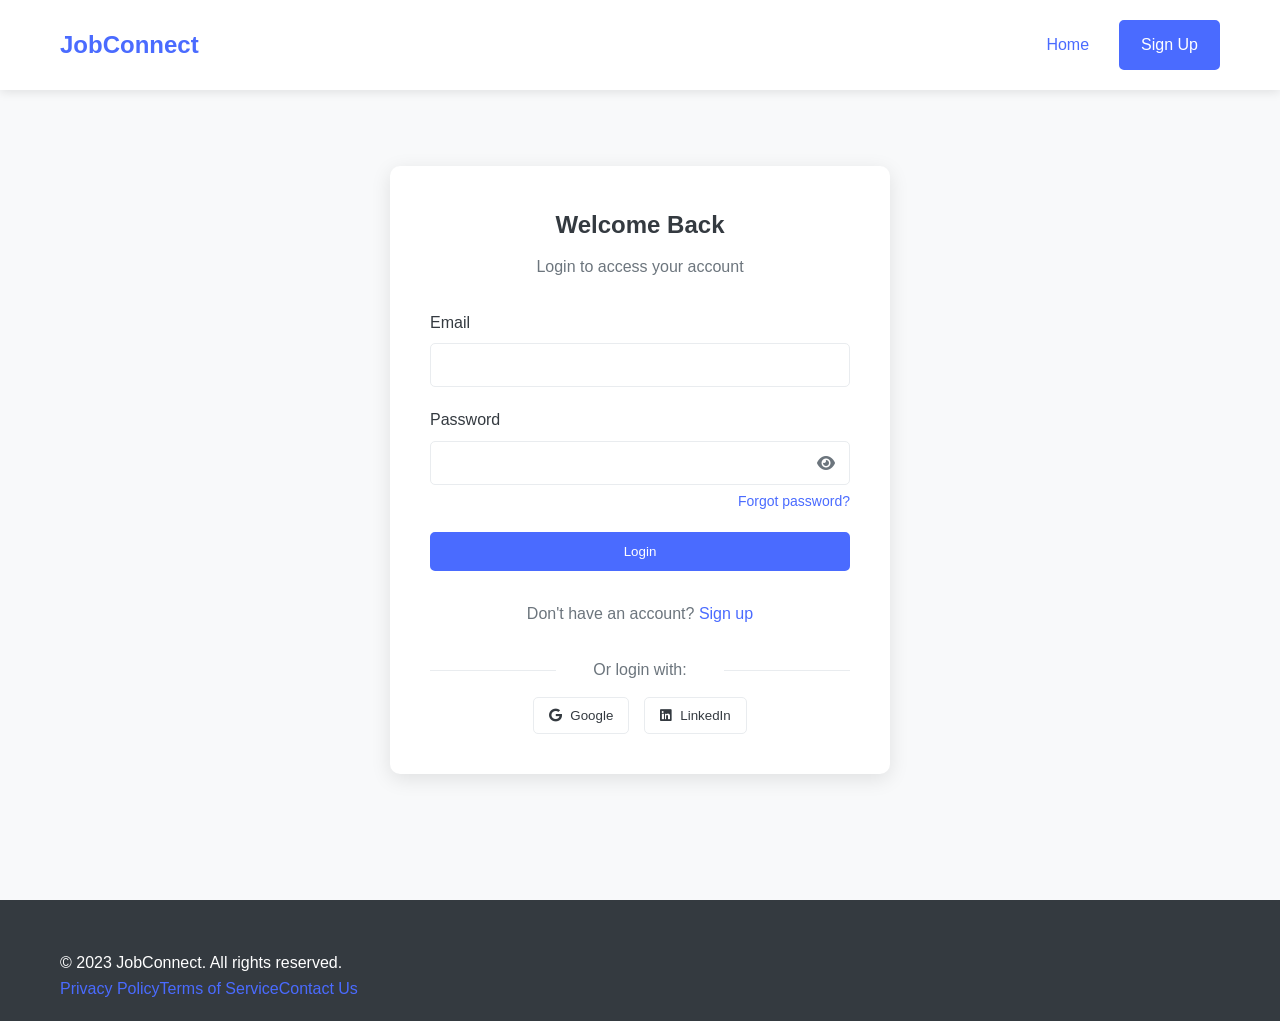
<file: employer-dashboard.html>
<!DOCTYPE html>
<html lang="en">
<head>
    <meta charset="UTF-8">
    <meta name="viewport" content="width=device-width, initial-scale=1.0">
    <title>Employer Dashboard - JobConnect</title>
    <link rel="stylesheet" href="styles.css">
    <link rel="stylesheet" href="https://cdnjs.cloudflare.com/ajax/libs/font-awesome/6.0.0-beta3/css/all.min.css">
</head>
<body>
    <header>
        <div class="container">
            <nav>
                <div class="logo">
                    <h1>JobConnect</h1>
                </div>
                <ul class="nav-links">
                    <li><a href="#" class="active">Dashboard</a></li>
                    <li><a href="#">Post Job</a></li>
                    <li><a href="#">Candidates</a></li>
                    <li><a href="#">Messages</a></li>
                    <li><a href="#" onclick="logout()" class="btn btn-outline">Logout</a></li>
                </ul>
                <div class="hamburger">
                    <i class="fas fa-bars"></i>
                </div>
            </nav>
        </div>
    </header>

    <section class="dashboard">
        <div class="container">
            <div class="welcome-banner">
                <h2>Welcome, <span id="companyName"></span></h2>
                <p>Find the best talent for your business</p>
                <a href="#" class="btn btn-primary">Post a Job</a>
            </div>

            <div class="dashboard-grid">
                <div class="stats-card">
                    <h3>Jobs Posted</h3>
                    <p id="jobsPosted">0</p>
                </div>
                <div class="stats-card">
                    <h3>Active Jobs</h3>
                    <p id="activeJobs">0</p>
                </div>
                <div class="stats-card">
                    <h3>Workers Hired</h3>
                    <p id="workersHired">0</p>
                </div>
                <div class="stats-card">
                    <h3>Company Rating</h3>
                    <p><i class="fas fa-star"></i> <span id="companyRating">0.0</span>/5.0</p>
                </div>
            </div>

            <div class="recent-applicants">
                <h3>Recent Applicants</h3>
                <div class="applicants-list">
                    <div class="applicant-card">
                        <div class="applicant-info">
                            <img src="https://randomuser.me/api/portraits/men/32.jpg" alt="Applicant">
                            <div>
                                <h4>John Smith</h4>
                                <p class="skills">Web Developer, UI/UX Designer</p>
                                <p class="rating"><i class="fas fa-star"></i> 4.8</p>
                            </div>
                        </div>
                        <a href="#" class="btn btn-primary">View Profile</a>
                    </div>
                    <div class="applicant-card">
                        <div class="applicant-info">
                            <img src="https://randomuser.me/api/portraits/women/45.jpg" alt="Applicant">
                            <div>
                                <h4>Sarah Johnson</h4>
                                <p class="skills">Graphic Designer, Illustrator</p>
                                <p class="rating"><i class="fas fa-star"></i> 4.9</p>
                            </div>
                        </div>
                        <a href="#" class="btn btn-primary">View Profile</a>
                    </div>
                </div>
            </div>
        </div>
    </section>

    <footer>
        <div class="container">
            <p>&copy; 2023 JobConnect. All rights reserved.</p>
            <div class="footer-links">
                <a href="#">Privacy Policy</a>
                <a href="#">Terms of Service</a>
                <a href="#">Contact Us</a>
            </div>
        </div>
    </footer>

    <script src="script.js"></script>
    <script>
        // Display user info on dashboard
        const currentUser = JSON.parse(localStorage.getItem('currentUser'));
        if (currentUser) {
            const users = JSON.parse(localStorage.getItem('users')) || [];
            const user = users.find(u => u.id === currentUser.id);
            if (user) {
                document.getElementById('companyName').textContent = user.company || user.name;
            }
        } else {
            window.location.href = 'login.html';
        }
    </script>
</body>
</html>
</file>
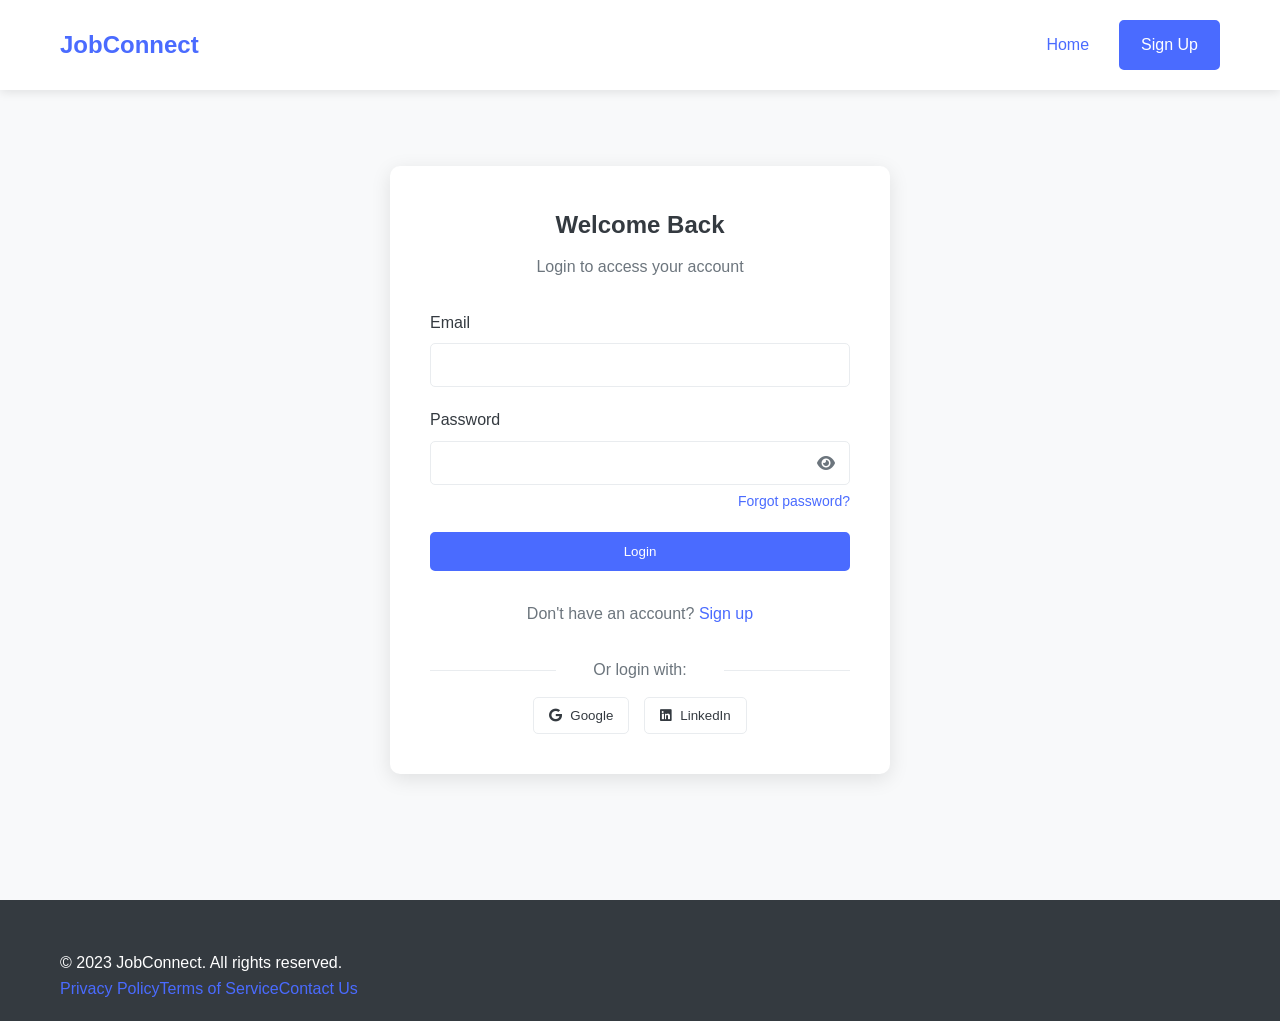
<file: login.html>
<!DOCTYPE html>
<html lang="en">
<head>
    <meta charset="UTF-8">
    <meta name="viewport" content="width=device-width, initial-scale=1.0">
    <title>Login - JobConnect</title>
    <link rel="stylesheet" href="styles.css">
    <link rel="stylesheet" href="https://cdnjs.cloudflare.com/ajax/libs/font-awesome/6.0.0-beta3/css/all.min.css">
</head>
<body>
    <header>
        <div class="container">
            <nav>
                <div class="logo">
                    <h1>JobConnect</h1>
                </div>
                <ul class="nav-links">
                    <li><a href="index.html">Home</a></li>
                    <li><a href="signup.html" class="btn btn-primary">Sign Up</a></li>
                </ul>
                <div class="hamburger">
                    <i class="fas fa-bars"></i>
                </div>
            </nav>
        </div>
    </header>

    <section class="auth-section">
        <div class="container">
            <div class="auth-card">
                <h2>Welcome Back</h2>
                <p>Login to access your account</p>
                
                <form id="loginForm">
                    <div class="form-group">
                        <label for="email">Email</label>
                        <input type="email" id="email" name="email" required>
                    </div>
                    <div class="form-group">
                        <label for="password">Password</label>
                        <div class="password-input">
                            <input type="password" id="password" name="password" required>
                            <i class="fas fa-eye toggle-password"></i>
                        </div>
                        <a href="#" class="forgot-password">Forgot password?</a>
                    </div>
                    <button type="submit" class="btn btn-primary btn-block">Login</button>
                </form>

                <div class="auth-footer">
                    <p>Don't have an account? <a href="signup.html">Sign up</a></p>
                    <div class="social-login">
                        <p>Or login with:</p>
                        <div class="social-buttons">
                            <button class="btn-social google">
                                <i class="fab fa-google"></i> Google
                            </button>
                            <button class="btn-social linkedin">
                                <i class="fab fa-linkedin"></i> LinkedIn
                            </button>
                        </div>
                    </div>
                </div>
            </div>
        </div>
    </section>

    <footer>
        <div class="container">
            <p>&copy; 2023 JobConnect. All rights reserved.</p>
            <div class="footer-links">
                <a href="#">Privacy Policy</a>
                <a href="#">Terms of Service</a>
                <a href="#">Contact Us</a>
            </div>
        </div>
    </footer>

    <script src="script.js"></script>
</body>
</html>
</file>
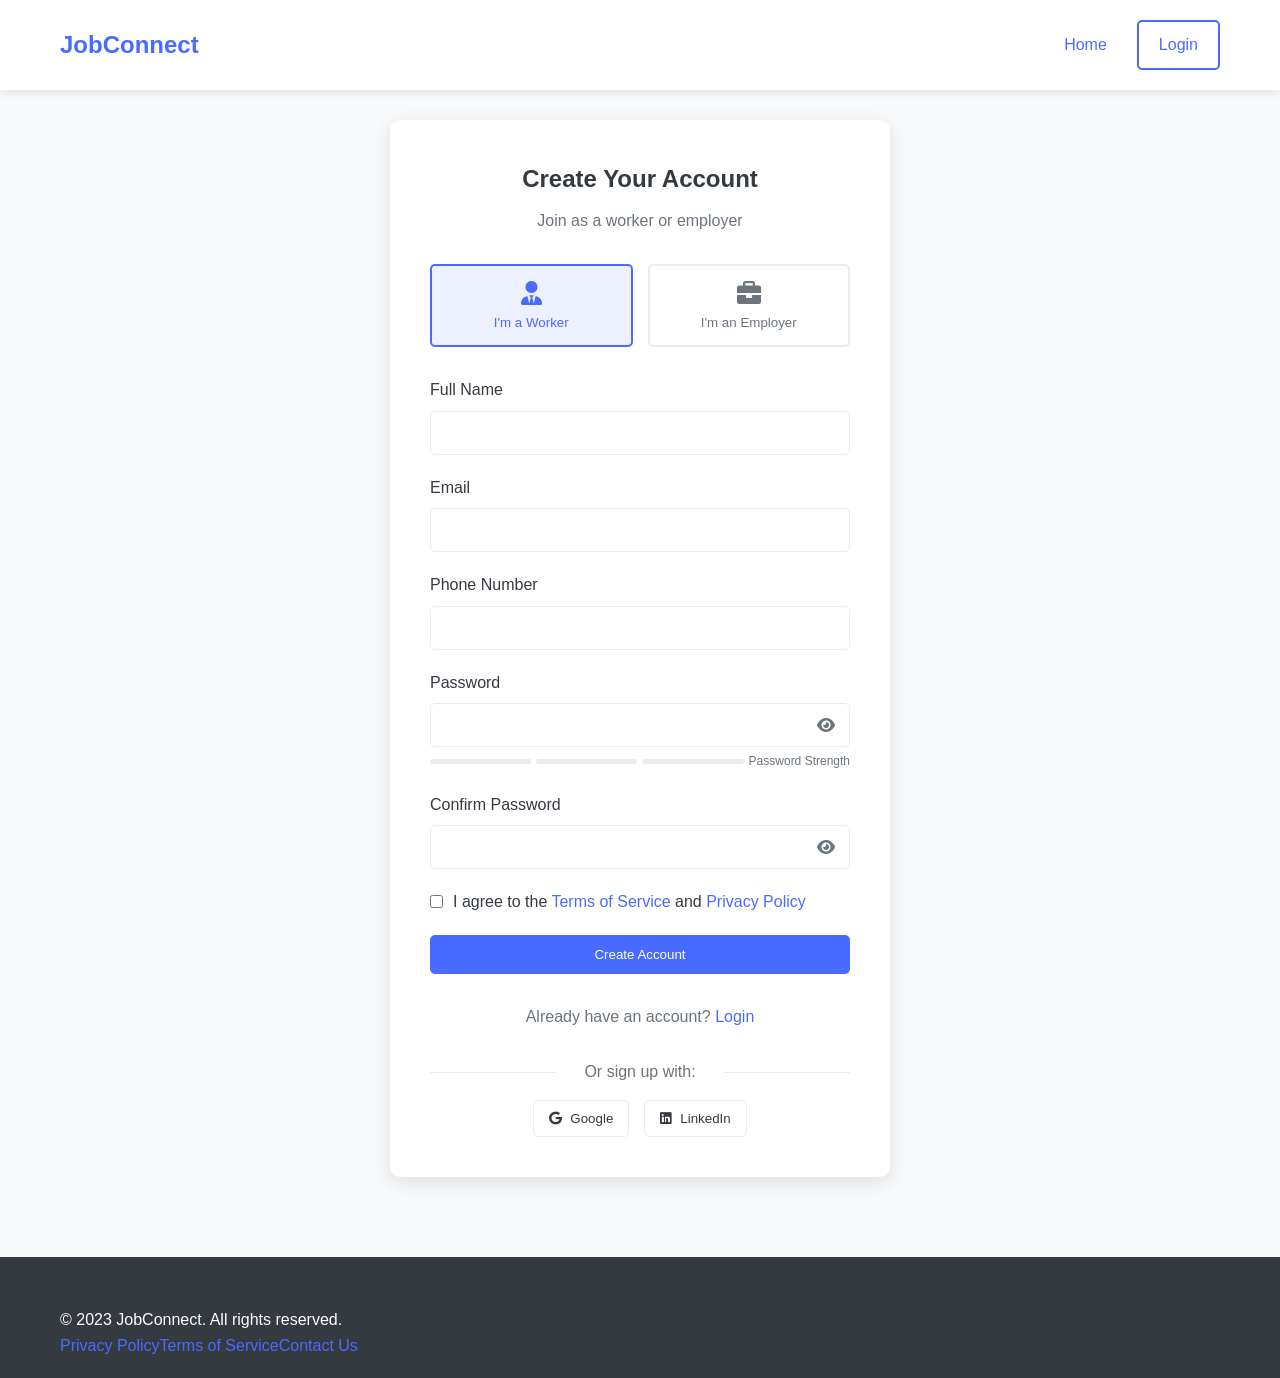
<file: signup.html>
<!DOCTYPE html>
<html lang="en">
<head>
    <meta charset="UTF-8">
    <meta name="viewport" content="width=device-width, initial-scale=1.0">
    <title>Sign Up - JobConnect</title>
    <link rel="stylesheet" href="styles.css">
    <link rel="stylesheet" href="https://cdnjs.cloudflare.com/ajax/libs/font-awesome/6.0.0-beta3/css/all.min.css">
</head>
<body>
    <header>
        <div class="container">
            <nav>
                <div class="logo">
                    <h1>JobConnect</h1>
                </div>
                <ul class="nav-links">
                    <li><a href="index.html">Home</a></li>
                    <li><a href="login.html" class="btn btn-outline">Login</a></li>
                </ul>
                <div class="hamburger">
                    <i class="fas fa-bars"></i>
                </div>
            </nav>
        </div>
    </header>

    <section class="auth-section">
        <div class="container">
            <div class="auth-card">
                <h2>Create Your Account</h2>
                <p>Join as a worker or employer</p>
                
                <div class="role-selection">
                    <button id="workerBtn" class="role-btn active">
                        <i class="fas fa-user-tie"></i>
                        <span>I'm a Worker</span>
                    </button>
                    <button id="employerBtn" class="role-btn">
                        <i class="fas fa-briefcase"></i>
                        <span>I'm an Employer</span>
                    </button>
                </div>

                <form id="signupForm">
                    <div class="form-group">
                        <label for="fullname">Full Name</label>
                        <input type="text" id="fullname" name="fullname" required>
                    </div>
                    <div class="form-group">
                        <label for="email">Email</label>
                        <input type="email" id="email" name="email" required>
                    </div>
                    <div class="form-group">
                        <label for="phone">Phone Number</label>
                        <input type="tel" id="phone" name="phone" required>
                    </div>
                    <div class="form-group">
                        <label for="password">Password</label>
                        <div class="password-input">
                            <input type="password" id="password" name="password" required>
                            <i class="fas fa-eye toggle-password"></i>
                        </div>
                        <div class="password-strength">
                            <span class="strength-bar"></span>
                            <span class="strength-bar"></span>
                            <span class="strength-bar"></span>
                            <span class="strength-text">Password Strength</span>
                        </div>
                    </div>
                    <div class="form-group">
                        <label for="confirmPassword">Confirm Password</label>
                        <div class="password-input">
                            <input type="password" id="confirmPassword" name="confirmPassword" required>
                            <i class="fas fa-eye toggle-password"></i>
                        </div>
                    </div>
                    <div class="form-group" id="companyField" style="display: none;">
                        <label for="company">Company Name</label>
                        <input type="text" id="company" name="company">
                    </div>
                    <div class="form-group checkbox-group">
                        <input type="checkbox" id="terms" name="terms" required>
                        <label for="terms">I agree to the <a href="#">Terms of Service</a> and <a href="#">Privacy Policy</a></label>
                    </div>
                    <button type="submit" class="btn btn-primary btn-block">Create Account</button>
                </form>

                <div class="auth-footer">
                    <p>Already have an account? <a href="login.html">Login</a></p>
                    <div class="social-login">
                        <p>Or sign up with:</p>
                        <div class="social-buttons">
                            <button class="btn-social google">
                                <i class="fab fa-google"></i> Google
                            </button>
                            <button class="btn-social linkedin">
                                <i class="fab fa-linkedin"></i> LinkedIn
                            </button>
                        </div>
                    </div>
                </div>
            </div>
        </div>
    </section>

    <footer>
        <div class="container">
            <p>&copy; 2023 JobConnect. All rights reserved.</p>
            <div class="footer-links">
                <a href="#">Privacy Policy</a>
                <a href="#">Terms of Service</a>
                <a href="#">Contact Us</a>
            </div>
        </div>
    </footer>

    <script src="script.js"></script>
</body>
</html>
</file>
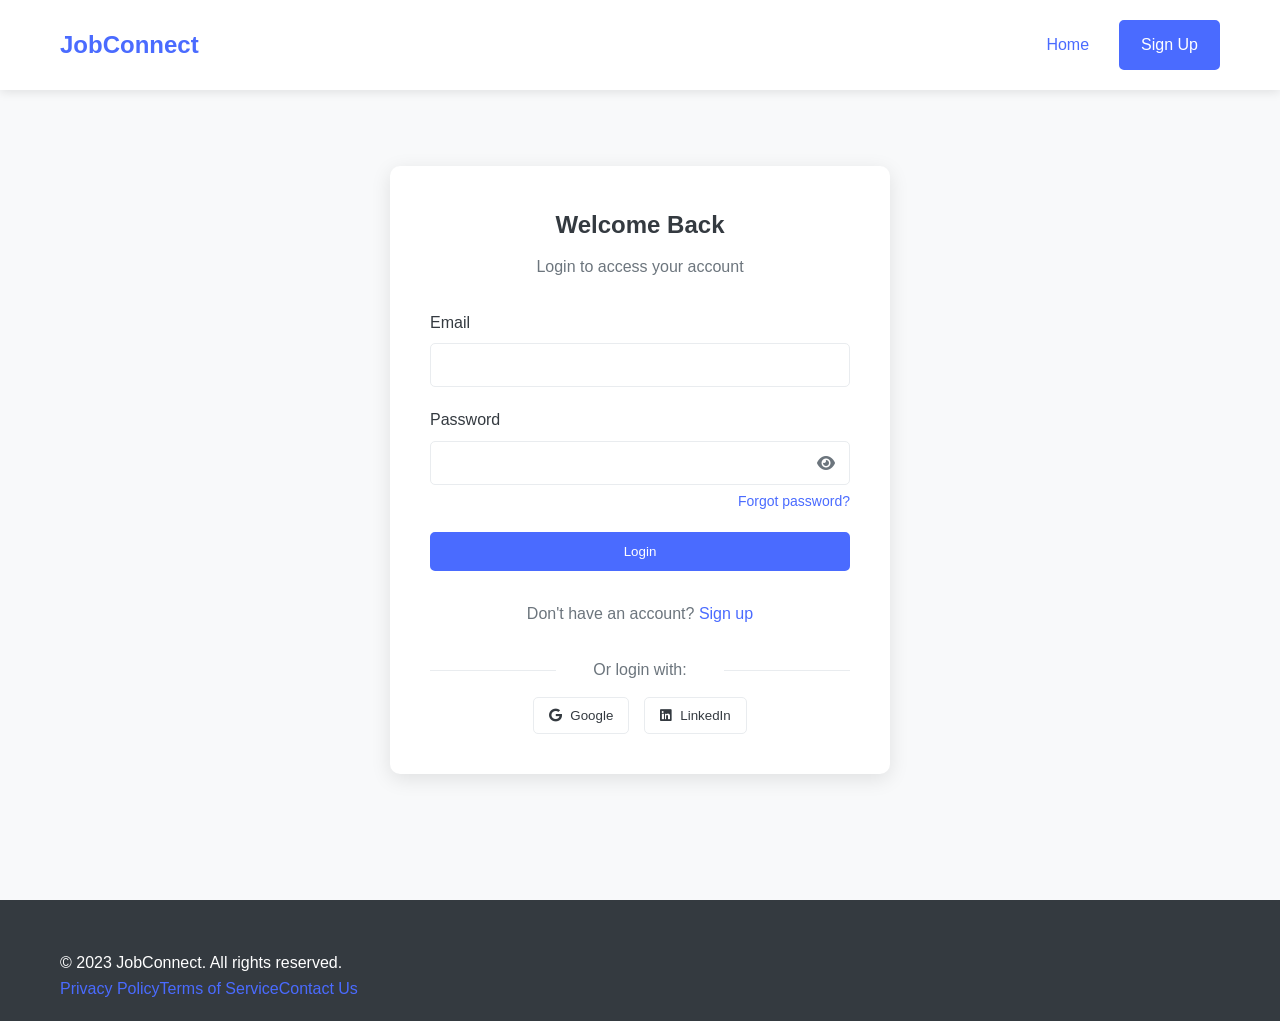
<file: worker-dashboard.html>
<!DOCTYPE html>
<html lang="en">
<head>
    <meta charset="UTF-8">
    <meta name="viewport" content="width=device-width, initial-scale=1.0">
    <title>Worker Dashboard - JobConnect</title>
    <link rel="stylesheet" href="styles.css">
    <link rel="stylesheet" href="https://cdnjs.cloudflare.com/ajax/libs/font-awesome/6.0.0-beta3/css/all.min.css">
</head>
<body>
    <header>
        <div class="container">
            <nav>
                <div class="logo">
                    <h1>JobConnect</h1>
                </div>
                <ul class="nav-links">
                    <li><a href="#" class="active">Dashboard</a></li>
                    <li><a href="#">Jobs</a></li>
                    <li><a href="#">Applications</a></li>
                    <li><a href="#">Messages</a></li>
                    <li><a href="#" onclick="logout()" class="btn btn-outline">Logout</a></li>
                </ul>
                <div class="hamburger">
                    <i class="fas fa-bars"></i>
                </div>
            </nav>
        </div>
    </header>

    <section class="dashboard">
        <div class="container">
            <div class="welcome-banner">
                <h2>Welcome, <span id="userName"></span></h2>
                <p>Find your next job opportunity today</p>
                <a href="#" class="btn btn-primary">Browse Jobs</a>
            </div>

            <div class="dashboard-grid">
                <div class="stats-card">
                    <h3>Jobs Applied</h3>
                    <p id="jobsApplied">0</p>
                </div>
                <div class="stats-card">
                    <h3>Active Applications</h3>
                    <p id="activeApplications">0</p>
                </div>
                <div class="stats-card">
                    <h3>Jobs Completed</h3>
                    <p id="jobsCompleted">0</p>
                </div>
                <div class="stats-card">
                    <h3>Your Rating</h3>
                    <p><i class="fas fa-star"></i> <span id="userRating">0.0</span>/5.0</p>
                </div>
            </div>

            <div class="recent-jobs">
                <h3>Recommended Jobs</h3>
                <div class="jobs-list">
                    <div class="job-card">
                        <h4>Web Developer Needed</h4>
                        <p class="company">Tech Solutions Inc.</p>
                        <p class="location"><i class="fas fa-map-marker-alt"></i> Remote</p>
                        <p class="salary"><i class="fas fa-dollar-sign"></i> $50 - $80/hr</p>
                        <a href="#" class="btn btn-primary">Apply Now</a>
                    </div>
                    <div class="job-card">
                        <h4>Graphic Designer</h4>
                        <p class="company">Creative Minds</p>
                        <p class="location"><i class="fas fa-map-marker-alt"></i> New York, NY</p>
                        <p class="salary"><i class="fas fa-dollar-sign"></i> $35 - $60/hr</p>
                        <a href="#" class="btn btn-primary">Apply Now</a>
                    </div>
                </div>
            </div>
        </div>
    </section>

    <footer>
        <div class="container">
            <p>&copy; 2023 JobConnect. All rights reserved.</p>
            <div class="footer-links">
                <a href="#">Privacy Policy</a>
                <a href="#">Terms of Service</a>
                <a href="#">Contact Us</a>
            </div>
        </div>
    </footer>

    <script src="script.js"></script>
    <script>
        // Display user info on dashboard
        const currentUser = JSON.parse(localStorage.getItem('currentUser'));
        if (currentUser) {
            document.getElementById('userName').textContent = currentUser.name;
        } else {
            window.location.href = 'login.html';
        }
    </script>
</body>
</html>
</file>
<file: styles.css>
/* Global Styles */
:root {
    --primary-color: #4a6bff;
    --secondary-color: #6c757d;
    --success-color: #28a745;
    --danger-color: #dc3545;
    --warning-color: #ffc107;
    --info-color: #17a2b8;
    --light-color: #f8f9fa;
    --dark-color: #343a40;
    --white: #ffffff;
    --gray-light: #e9ecef;
    --gray: #6c757d;
    --gray-dark: #343a40;
    --font-primary: 'Segoe UI', Tahoma, Geneva, Verdana, sans-serif;
}

* {
    margin: 0;
    padding: 0;
    box-sizing: border-box;
}

body {
    font-family: var(--font-primary);
    line-height: 1.6;
    color: var(--gray-dark);
    background-color: var(--light-color);
}

.container {
    width: 100%;
    max-width: 1200px;
    margin: 0 auto;
    padding: 0 20px;
}

a {
    text-decoration: none;
    color: var(--primary-color);
}

.btn {
    display: inline-block;
    padding: 10px 20px;
    border-radius: 5px;
    font-weight: 500;
    transition: all 0.3s ease;
    cursor: pointer;
    text-align: center;
}

.btn-primary {
    background-color: var(--primary-color);
    color: var(--white);
    border: 2px solid var(--primary-color);
}

.btn-primary:hover {
    background-color: #3a5bef;
    border-color: #3a5bef;
}

.btn-secondary {
    background-color: var(--secondary-color);
    color: var(--white);
    border: 2px solid var(--secondary-color);
}

.btn-secondary:hover {
    background-color: #5a6268;
    border-color: #5a6268;
}

.btn-outline {
    background-color: transparent;
    color: var(--primary-color);
    border: 2px solid var(--primary-color);
}

.btn-outline:hover {
    background-color: var(--primary-color);
    color: var(--white);
}

.btn-block {
    display: block;
    width: 100%;
}

/* Header Styles */
header {
    background-color: var(--white);
    box-shadow: 0 2px 10px rgba(0, 0, 0, 0.1);
    position: fixed;
    width: 100%;
    top: 0;
    z-index: 1000;
}

nav {
    display: flex;
    justify-content: space-between;
    align-items: center;
    padding: 20px 0;
}

.logo h1 {
    color: var(--primary-color);
    font-size: 24px;
    font-weight: 700;
}

.nav-links {
    display: flex;
    list-style: none;
    align-items: center;
}

.nav-links li {
    margin-left: 30px;
}

.hamburger {
    display: none;
    cursor: pointer;
    font-size: 24px;
}

/* Hero Section */
.hero {
    padding: 150px 0 80px;
    background: linear-gradient(135deg, #f5f7ff 0%, #e8ecff 100%);
}

.hero .container {
    display: flex;
    align-items: center;
    justify-content: space-between;
}

.hero-content {
    flex: 1;
    padding-right: 50px;
}

.hero-content h1 {
    font-size: 48px;
    margin-bottom: 20px;
    color: var(--dark-color);
    line-height: 1.2;
}

.hero-content p {
    font-size: 18px;
    margin-bottom: 30px;
    color: var(--gray);
}

.hero-buttons .btn {
    margin-right: 15px;
    margin-bottom: 15px;
}

.hero-image {
    flex: 1;
    text-align: center;
}

.hero-image img {
    max-width: 100%;
    border-radius: 10px;
    box-shadow: 0 10px 30px rgba(0, 0, 0, 0.1);
}

/* Features Section */
.features {
    padding: 80px 0;
    background-color: var(--white);
}

.features h2 {
    text-align: center;
    margin-bottom: 50px;
    font-size: 36px;
    color: var(--dark-color);
}

.features-grid {
    display: grid;
    grid-template-columns: repeat(auto-fit, minmax(250px, 1fr));
    gap: 30px;
}

.feature-card {
    background-color: var(--light-color);
    padding: 30px;
    border-radius: 10px;
    text-align: center;
    transition: transform 0.3s ease, box-shadow 0.3s ease;
}

.feature-card:hover {
    transform: translateY(-10px);
    box-shadow: 0 10px 30px rgba(0, 0, 0, 0.1);
}

.feature-card i {
    font-size: 40px;
    color: var(--primary-color);
    margin-bottom: 20px;
}

.feature-card h3 {
    margin-bottom: 15px;
    color: var(--dark-color);
}

/* How It Works Section */
.how-it-works {
    padding: 80px 0;
    background-color: var(--light-color);
}

.how-it-works h2 {
    text-align: center;
    margin-bottom: 50px;
    font-size: 36px;
    color: var(--dark-color);
}

.steps {
    display: flex;
    justify-content: space-between;
    flex-wrap: wrap;
    gap: 20px;
}

.step {
    flex: 1;
    min-width: 200px;
    text-align: center;
    padding: 30px;
    background-color: var(--white);
    border-radius: 10px;
    position: relative;
}

.step-number {
    width: 50px;
    height: 50px;
    background-color: var(--primary-color);
    color: var(--white);
    border-radius: 50%;
    display: flex;
    align-items: center;
    justify-content: center;
    font-size: 24px;
    font-weight: bold;
    margin: 0 auto 20px;
}

.step h3 {
    margin-bottom: 15px;
    color: var(--dark-color);
}

/* Testimonials Section */
.testimonials {
    padding: 80px 0;
    background-color: var(--white);
}

.testimonials h2 {
    text-align: center;
    margin-bottom: 50px;
    font-size: 36px;
    color: var(--dark-color);
}

.testimonial-cards {
    display: flex;
    justify-content: center;
    flex-wrap: wrap;
    gap: 30px;
}

.testimonial-card {
    background-color: var(--light-color);
    padding: 30px;
    border-radius: 10px;
    max-width: 400px;
    position: relative;
}

.rating {
    color: var(--warning-color);
    margin-bottom: 15px;
}

.testimonial-card p {
    font-style: italic;
    margin-bottom: 20px;
}

.user {
    display: flex;
    align-items: center;
}

.user img {
    width: 50px;
    height: 50px;
    border-radius: 50%;
    margin-right: 15px;
    object-fit: cover;
}

.user span {
    font-weight: 500;
}

/* CTA Section */
.cta {
    padding: 80px 0;
    background-color: var(--primary-color);
    color: var(--white);
    text-align: center;
}

.cta h2 {
    margin-bottom: 20px;
    font-size: 36px;
}

.cta p {
    margin-bottom: 30px;
    font-size: 18px;
    max-width: 700px;
    margin-left: auto;
    margin-right: auto;
}

/* Footer */
footer {
    background-color: var(--dark-color);
    color: var(--white);
    padding: 50px 0 20px;
}

.footer-content {
    display: flex;
    flex-wrap: wrap;
    justify-content: space-between;
    margin-bottom: 30px;
}

.footer-logo {
    flex: 1;
    min-width: 250px;
    margin-bottom: 30px;
}

.footer-logo h2 {
    color: var(--white);
    margin-bottom: 15px;
}

.footer-links {
    display: flex;
    flex-wrap: wrap;
    flex: 2;
}

.links-column {
    flex: 1;
    min-width: 150px;
    margin-bottom: 30px;
}

.links-column h4 {
    margin-bottom: 20px;
    color: var(--white);
}

.links-column ul {
    list-style: none;
}

.links-column ul li {
    margin-bottom: 10px;
}

.links-column ul li a {
    color: var(--gray-light);
    transition: color 0.3s ease;
}

.links-column ul li a:hover {
    color: var(--white);
}

.footer-bottom {
    display: flex;
    justify-content: space-between;
    align-items: center;
    padding-top: 20px;
    border-top: 1px solid rgba(255, 255, 255, 0.1);
}

.social-links a {
    color: var(--white);
    margin-left: 15px;
    font-size: 18px;
}

/* Auth Pages */
.auth-section {
    padding: 120px 0 80px;
    min-height: 100vh;
    display: flex;
    align-items: center;
    background-color: var(--light-color);
}

.auth-card {
    background-color: var(--white);
    padding: 40px;
    border-radius: 10px;
    box-shadow: 0 5px 20px rgba(0, 0, 0, 0.1);
    max-width: 500px;
    margin: 0 auto;
}

.auth-card h2 {
    text-align: center;
    margin-bottom: 10px;
    color: var(--dark-color);
}

.auth-card p {
    text-align: center;
    margin-bottom: 30px;
    color: var(--gray);
}

.form-group {
    margin-bottom: 20px;
}

.form-group label {
    display: block;
    margin-bottom: 8px;
    font-weight: 500;
    color: var(--dark-color);
}

.form-group input {
    width: 100%;
    padding: 12px 15px;
    border: 1px solid var(--gray-light);
    border-radius: 5px;
    font-size: 16px;
    transition: border-color 0.3s ease;
}

.form-group input:focus {
    outline: none;
    border-color: var(--primary-color);
}

.password-input {
    position: relative;
}

.password-input input {
    padding-right: 40px;
}

.toggle-password {
    position: absolute;
    right: 15px;
    top: 50%;
    transform: translateY(-50%);
    cursor: pointer;
    color: var(--gray);
}

.forgot-password {
    display: block;
    text-align: right;
    margin-top: 5px;
    font-size: 14px;
}

.checkbox-group {
    display: flex;
    align-items: center;
}

.checkbox-group input {
    width: auto;
    margin-right: 10px;
}

.checkbox-group label {
    margin-bottom: 0;
    font-weight: normal;
}

.auth-footer {
    margin-top: 30px;
    text-align: center;
}

.auth-footer p {
    margin-bottom: 20px;
}

.social-login {
    margin-top: 30px;
}

.social-login p {
    margin-bottom: 15px;
    position: relative;
}

.social-login p::before,
.social-login p::after {
    content: "";
    position: absolute;
    top: 50%;
    width: 30%;
    height: 1px;
    background-color: var(--gray-light);
}

.social-login p::before {
    left: 0;
}

.social-login p::after {
    right: 0;
}

.social-buttons {
    display: flex;
    justify-content: center;
    gap: 15px;
}

.btn-social {
    display: flex;
    align-items: center;
    padding: 10px 15px;
    border-radius: 5px;
    font-weight: 500;
    transition: all 0.3s ease;
    cursor: pointer;
    border: 1px solid var(--gray-light);
    background-color: var(--white);
    color: var(--dark-color);
}

.btn-social i {
    margin-right: 8px;
}

.btn-social.google:hover {
    background-color: #db4437;
    color: var(--white);
    border-color: #db4437;
}

.btn-social.linkedin:hover {
    background-color: #0077b5;
    color: var(--white);
    border-color: #0077b5;
}

/* Role Selection */
.role-selection {
    display: flex;
    justify-content: space-between;
    margin-bottom: 30px;
    gap: 15px;
}

.role-btn {
    flex: 1;
    padding: 15px;
    border: 2px solid var(--gray-light);
    border-radius: 5px;
    background-color: var(--white);
    cursor: pointer;
    transition: all 0.3s ease;
    display: flex;
    flex-direction: column;
    align-items: center;
    justify-content: center;
}

.role-btn i {
    font-size: 24px;
    margin-bottom: 10px;
    color: var(--gray);
}

.role-btn span {
    font-weight: 500;
    color: var(--gray);
}

.role-btn.active {
    border-color: var(--primary-color);
    background-color: rgba(74, 107, 255, 0.1);
}

.role-btn.active i,
.role-btn.active span {
    color: var(--primary-color);
}

/* Password Strength */
.password-strength {
    display: flex;
    align-items: center;
    margin-top: 5px;
    gap: 5px;
}

.strength-bar {
    height: 5px;
    flex: 1;
    background-color: var(--gray-light);
    border-radius: 5px;
    overflow: hidden;
}

.strength-text {
    font-size: 12px;
    color: var(--gray);
}

/* Dashboard Styles */
.dashboard {
    padding: 120px 0 80px;
}

.welcome-banner {
    background-color: var(--primary-color);
    color: var(--white);
    padding: 30px;
    border-radius: 10px;
    margin-bottom: 40px;
    text-align: center;
}

.welcome-banner h2 {
    font-size: 32px;
    margin-bottom: 10px;
}

.welcome-banner p {
    font-size: 18px;
    margin-bottom: 20px;
}

.dashboard-grid {
    display: grid;
    grid-template-columns: repeat(auto-fit, minmax(200px, 1fr));
    gap: 20px;
    margin-bottom: 40px;
}

.stats-card {
    background-color: var(--white);
    padding: 20px;
    border-radius: 10px;
    text-align: center;
    box-shadow: 0 5px 15px rgba(0, 0, 0, 0.05);
}

.stats-card h3 {
    font-size: 16px;
    margin-bottom: 10px;
    color: var(--gray);
}

.stats-card p {
    font-size: 24px;
    font-weight: 700;
    color: var(--dark-color);
}

.stats-card p i {
    color: var(--warning-color);
}

.recent-jobs h3,
.recent-applicants h3 {
    font-size: 24px;
    margin-bottom: 20px;
    color: var(--dark-color);
}

.jobs-list,
.applicants-list {
    display: grid;
    grid-template-columns: repeat(auto-fit, minmax(300px, 1fr));
    gap: 20px;
}

.job-card,
.applicant-card {
    background-color: var(--white);
    padding: 20px;
    border-radius: 10px;
    box-shadow: 0 5px 15px rgba(0, 0, 0, 0.05);
}

.job-card h4 {
    margin-bottom: 5px;
    color: var(--dark-color);
}

.job-card .company {
    color: var(--gray);
    margin-bottom: 10px;
    font-size: 14px;
}

.job-card .location,
.job-card .salary {
    display: flex;
    align-items: center;
    gap: 5px;
    font-size: 14px;
    margin-bottom: 5px;
    color: var(--gray-dark);
}

.job-card .btn {
    margin-top: 15px;
}

.applicant-card {
    display: flex;
    justify-content: space-between;
    align-items: center;
}

.applicant-info {
    display: flex;
    align-items: center;
    gap: 15px;
}

.applicant-info img {
    width: 50px;
    height: 50px;
    border-radius: 50%;
    object-fit: cover;
}

.applicant-info h4 {
    margin-bottom: 5px;
    color: var(--dark-color);
}

.applicant-info .skills {
    font-size: 14px;
    color: var(--gray);
    margin-bottom: 5px;
}

.applicant-info .rating {
    font-size: 14px;
    color: var(--warning-color);
}

/* Responsive Styles */
@media (max-width: 992px) {
    .hero .container {
        flex-direction: column;
    }
    
    .hero-content {
        padding-right: 0;
        margin-bottom: 50px;
        text-align: center;
    }
    
    .hero-buttons {
        justify-content: center;
    }
}

@media (max-width: 768px) {
    .nav-links {
        display: none;
        position: absolute;
        top: 80px;
        left: 0;
        right: 0;
        background-color: var(--white);
        flex-direction: column;
        padding: 20px;
        box-shadow: 0 5px 10px rgba(0, 0, 0, 0.1);
    }
    
    .nav-links.active {
        display: flex;
    }
    
    .nav-links li {
        margin: 10px 0;
    }
    
    .hamburger {
        display: block;
    }
    
    .hero {
        padding: 120px 0 60px;
    }
    
    .hero-content h1 {
        font-size: 36px;
    }
    
    .features-grid,
    .steps {
        grid-template-columns: 1fr;
    }
    
    .step {
        margin-bottom: 20px;
    }
    
    .footer-content {
        flex-direction: column;
    }
    
    .footer-links {
        flex-direction: column;
    }
    
    .links-column {
        min-width: 100%;
    }
    
    .footer-bottom {
        flex-direction: column;
        text-align: center;
    }
    
    .social-links {
        margin-top: 15px;
    }
    
    .social-links a {
        margin: 0 7.5px;
    }
}

@media (max-width: 576px) {
    .hero-content h1 {
        font-size: 28px;
    }
    
    .hero-buttons .btn {
        display: block;
        width: 100%;
        margin-right: 0;
        margin-bottom: 15px;
    }
    
    .auth-card {
        padding: 30px 20px;
    }
    
    .role-selection {
        flex-direction: column;
    }
}
</file>
